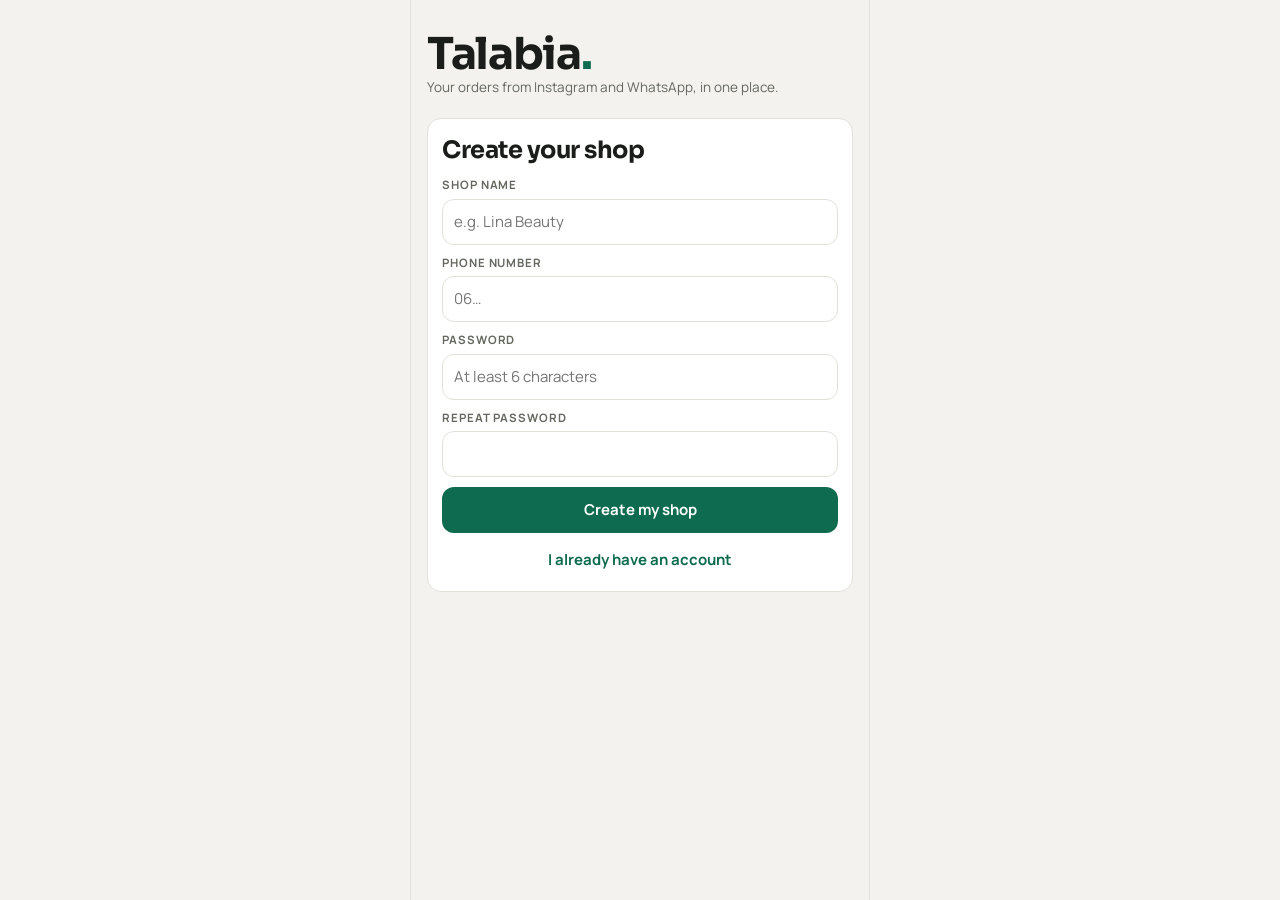
<file: index.html>
<!doctype html>
<html lang="en">
<head>
<meta charset="utf-8">
<meta name="viewport" content="width=device-width,initial-scale=1,viewport-fit=cover">
<title>Talabia</title>
<meta name="theme-color" content="#0f6b4f">
<meta name="description" content="Orders from Instagram and WhatsApp, in one place.">
<link rel="manifest" href="manifest.json">
<link rel="icon" href="icons/icon-192.png">
<link rel="apple-touch-icon" href="icons/apple-touch-icon.png">
<meta name="apple-mobile-web-app-capable" content="yes">
<meta name="mobile-web-app-capable" content="yes">
<meta name="apple-mobile-web-app-title" content="Talabia">
<meta name="apple-mobile-web-app-status-bar-style" content="default">
<style>:root{padding-top:env(safe-area-inset-top,0px);padding-bottom:env(safe-area-inset-bottom,0px)}body{margin:0;font:14px system-ui,sans-serif}img{max-width:100%}[hidden]{display:none!important}</style>
<link rel="stylesheet" href="https://fonts.googleapis.com/css2?family=Sora:wght@600;700&family=Manrope:wght@400;500;600;700&display=swap">
<style>
/* Layout: phone-width column, sticky header, fixed bottom tabs; a seller's order book in the pocket. */
:root{
  --bg:#f3f2ee; --surface:#ffffff; --ink:#1b1d1a; --muted:#64685f; --line:#e2e1da;
  --accent:#0f6b4f; --accent-ink:#ffffff; --accent-soft:#dcefe6;
  --amber:#b7791f; --amber-soft:#fbefd6; --red:#c2412d; --red-soft:#f9e1dc; --blue:#2f5fa8; --blue-soft:#e1e9f6;
  --ig:#b03a7a; --ig-soft:#f6e0ec; --wa:#1d8a4e; --wa-soft:#dbf1e3; --ai:#6b4fd1; --ai-soft:#ebe6fb;
  --display:"Sora",ui-sans-serif,system-ui,sans-serif; --body:"Manrope",ui-sans-serif,system-ui,sans-serif;
}
@media (prefers-color-scheme: dark){:root:not([data-theme="light"]){
  --bg:#111311; --surface:#1b1e1b; --ink:#eef0ea; --muted:#a2a79b; --line:#2d312c;
  --accent:#4cc79b; --accent-ink:#0d1a14; --accent-soft:#163428;
  --amber:#e8b55a; --amber-soft:#3a2e15; --red:#f0826e; --red-soft:#3d1d17; --blue:#8bb0ee; --blue-soft:#1b2840;
  --ig:#ee8fc0; --ig-soft:#3a1d2d; --wa:#5fd394; --wa-soft:#15331f; --ai:#b4a2ff; --ai-soft:#2a2347; color-scheme:dark}}
:root[data-theme="dark"]{
  --bg:#111311; --surface:#1b1e1b; --ink:#eef0ea; --muted:#a2a79b; --line:#2d312c;
  --accent:#4cc79b; --accent-ink:#0d1a14; --accent-soft:#163428;
  --amber:#e8b55a; --amber-soft:#3a2e15; --red:#f0826e; --red-soft:#3d1d17; --blue:#8bb0ee; --blue-soft:#1b2840;
  --ig:#ee8fc0; --ig-soft:#3a1d2d; --wa:#5fd394; --wa-soft:#15331f; --ai:#b4a2ff; --ai-soft:#2a2347; color-scheme:dark}
html,body{height:100%}
body{background:var(--bg);color:var(--ink);font-family:var(--body);font-size:15px;line-height:1.45}
body::before{content:"";position:fixed;inset:0 0 auto;height:env(safe-area-inset-top,0px);z-index:10;background:var(--surface)}
*{box-sizing:border-box}
button,input,textarea,select{font:inherit;color:inherit}
button{cursor:pointer}
:focus-visible{outline:2px solid var(--accent);outline-offset:2px}
.app{max-width:460px;margin:0 auto;min-height:100%}
@media(min-width:520px){.app{border-left:1px solid var(--line);border-right:1px solid var(--line)}}
.wrap{padding-left:max(16px,env(safe-area-inset-left,0px));padding-right:max(16px,env(safe-area-inset-right,0px))}
.proto{font-size:12px;color:var(--muted);background:var(--amber-soft);padding-block:7px;display:flex;justify-content:space-between;gap:10px}
.proto button{background:none;border:0;text-decoration:underline;font-size:12px;padding:0}
header{position:sticky;top:env(safe-area-inset-top,0px);z-index:5;background:var(--surface);border-bottom:1px solid var(--line);padding-block:12px;display:flex;justify-content:space-between;align-items:center;gap:10px}
.brand{font-family:var(--display);font-weight:700;font-size:22px;letter-spacing:-.02em}
.brand i{font-style:normal;color:var(--accent)}
.shopbtn{display:flex;align-items:center;gap:8px;background:var(--bg);border:1px solid var(--line);border-radius:999px;padding:5px 10px 5px 5px;font-size:13px;font-weight:600;min-width:0}
.shopbtn .av{width:24px;height:24px;border-radius:50%;background:var(--accent);color:var(--accent-ink);display:grid;place-items:center;font-size:11px;flex:none}
main{padding-block:16px 96px;display:flex;flex-direction:column;gap:16px}
h1,h2{font-family:var(--display);margin:0;text-wrap:balance}
h1{font-size:24px;letter-spacing:-.02em}
h2{font-size:16px}
.label{font-size:11.5px;text-transform:uppercase;letter-spacing:.08em;color:var(--muted);font-weight:700}
.sub{color:var(--muted);margin:2px 0 0;font-size:13.5px}
.kpis{display:grid;grid-template-columns:1fr 1fr;gap:10px}
.kpi{background:var(--surface);border:1px solid var(--line);border-radius:14px;padding:12px 14px;text-align:left}
.kpi strong{display:block;font-family:var(--display);font-size:24px;font-variant-numeric:tabular-nums}
.kpi span{font-size:12.5px;color:var(--muted)}
.kpi.warn strong{color:var(--red)}
.kpi.big{grid-column:1/-1;background:var(--accent);border-color:var(--accent);color:var(--accent-ink);width:100%}
.kpi.big span{color:var(--accent-ink);opacity:.85}
.kpi.big strong{font-size:32px}
.todo{background:var(--surface);border:1px solid var(--line);border-radius:14px;overflow:hidden}
.todo button{display:flex;justify-content:space-between;align-items:center;width:100%;background:none;border:0;border-top:1px solid var(--line);padding:12px 14px;text-align:left;gap:10px}
.todo button:first-child{border-top:0}
.count{font-family:var(--display);font-weight:700;font-variant-numeric:tabular-nums;border-radius:8px;padding:2px 9px;font-size:14px}
.chips{display:flex;gap:6px;overflow-x:auto;scrollbar-width:none}
.chip{border:1px solid var(--line);background:var(--surface);border-radius:999px;padding:6px 12px;font-size:13px;white-space:nowrap}
.chip[aria-pressed="true"]{background:var(--ink);color:var(--surface);border-color:var(--ink)}
.list{display:flex;flex-direction:column;gap:8px}
.order{background:var(--surface);border:1px solid var(--line);border-radius:14px;padding:12px 14px;display:grid;grid-template-columns:1fr auto;gap:4px 10px;text-align:left;width:100%}
.order b{font-size:15px}
.order .price{font-family:var(--display);font-weight:700;font-variant-numeric:tabular-nums;text-align:right}
.order .info{font-size:13px;color:var(--muted);min-width:0}
.pill{font-size:11.5px;font-weight:700;padding:3px 8px;border-radius:6px;justify-self:end;white-space:nowrap}
.s-new{background:var(--blue-soft);color:var(--blue)}
.s-confirmed,.s-shipped,.s-low{background:var(--amber-soft);color:var(--amber)}
.s-delivered,.s-paid,.s-ok{background:var(--accent-soft);color:var(--accent)}
.s-refused,.s-out{background:var(--red-soft);color:var(--red)}
.src{font-size:11px;font-weight:700;padding:2px 7px;border-radius:6px}
.src.ig{background:var(--ig-soft);color:var(--ig)}
.src.wa{background:var(--wa-soft);color:var(--wa)}
.flag{color:var(--red);font-weight:700;font-size:12px}
.card{background:var(--surface);border:1px solid var(--line);border-radius:14px;padding:14px;display:flex;flex-direction:column;gap:10px}
.btn{background:var(--accent);color:var(--accent-ink);border:0;border-radius:12px;padding:12px 14px;font-weight:700;text-decoration:none;text-align:center;display:block;width:100%}
.btn.ghost{background:var(--surface);color:var(--ink);border:1px solid var(--line)}
.btn.red{background:var(--red-soft);color:var(--red)}
.btn.wa{background:var(--wa);color:#fff}
.btn.ig{background:var(--ig);color:#fff}
.btn.ai{background:var(--ai);color:#fff}
.btn.link{background:none;color:var(--accent);padding:6px;width:auto}
.btn.sm{padding:7px 10px;font-size:13px;width:auto}
.btn:disabled{opacity:.5;cursor:not-allowed}
.row2{display:grid;grid-template-columns:1fr 1fr;gap:8px}
.row3{display:grid;grid-template-columns:2fr 1fr;gap:8px}
.field{display:flex;flex-direction:column;gap:5px;min-width:0}
input,textarea,select{width:100%;background:var(--surface);border:1px solid var(--line);border-radius:12px;padding:11px;font-size:15px;transition:background .3s,border-color .3s}
input.auto,select.auto,textarea.auto{background:var(--ai-soft);border-color:var(--ai)}
textarea{min-height:80px;resize:vertical}
.warnbox{background:var(--red-soft);color:var(--red);border-radius:12px;padding:10px 12px;font-weight:600;font-size:13.5px}
.okbox{background:var(--accent-soft);color:var(--accent);border-radius:12px;padding:10px 12px;font-weight:600;font-size:13.5px}
.aibox{background:var(--ai-soft);color:var(--ai);border-radius:12px;padding:10px 12px;font-weight:600;font-size:13.5px}
.steps{display:flex;gap:4px}
.steps span{flex:1;height:5px;border-radius:3px;background:var(--line)}
.steps span.on{background:var(--accent)}
.steps span.bad{background:var(--red)}
.msg{background:var(--accent-soft);border-radius:12px 12px 12px 4px;padding:10px 12px;font-size:14px;white-space:pre-wrap}
.msg.in{background:var(--bg);border:1px solid var(--line);border-radius:12px 12px 4px 12px}
.back{background:none;border:0;padding:0;color:var(--accent);font-weight:700;align-self:flex-start}
.carrier{display:grid;grid-template-columns:1fr auto;gap:2px 10px;align-items:center}
.carrier strong{font-family:var(--display);font-size:20px;font-variant-numeric:tabular-nums}
.hint{font-size:12.5px;color:var(--muted)}
.empty{color:var(--muted);text-align:center;padding:20px;border:1px dashed var(--line);border-radius:14px;display:flex;flex-direction:column;gap:10px;align-items:center}
.dm{background:var(--surface);border:1px solid var(--line);border-radius:14px;padding:12px 14px;display:flex;flex-direction:column;gap:6px}
.dm .top{display:flex;gap:8px;align-items:center;font-size:13px;color:var(--muted);flex-wrap:wrap}
.dm .top b{color:var(--ink)}
.dm p{margin:0}
.dm.done{opacity:.6}
.conn{display:grid;grid-template-columns:auto 1fr;gap:4px 12px;align-items:center}
.conn .logo{width:42px;height:42px;border-radius:12px;display:grid;place-items:center;font-family:var(--display);font-weight:700;grid-row:span 2}
.conn .logo.ig{background:var(--ig-soft);color:var(--ig)}
.conn .logo.wa{background:var(--wa-soft);color:var(--wa)}
.conn .st{font-size:13px;color:var(--muted)}
.conn .st.on{color:var(--accent);font-weight:700}
.sim{border:2px dashed var(--line);border-radius:14px;padding:14px;display:flex;flex-direction:column;gap:10px;background:var(--bg)}
.sim ul{margin:0;padding-left:18px;font-size:14px}
.prod{display:grid;grid-template-columns:1fr auto;gap:6px 10px;align-items:center}
.prod .pname{font-weight:700}
.prod .pprice{font-family:var(--display);font-weight:700;font-variant-numeric:tabular-nums}
.prod .kw{font-size:12px;color:var(--muted);grid-column:1/-1}
.stockrow{grid-column:1/-1;display:flex;align-items:center;gap:8px;justify-content:space-between}
.stepper{display:flex;align-items:center;gap:6px}
.stepper button{width:34px;height:34px;border-radius:10px;border:1px solid var(--line);background:var(--surface);font-weight:700;font-size:17px}
.stepper span{min-width:34px;text-align:center;font-family:var(--display);font-weight:700;font-variant-numeric:tabular-nums}
.total{display:flex;justify-content:space-between;align-items:baseline;font-family:var(--display);font-weight:700}
.total strong{font-size:22px;font-variant-numeric:tabular-nums}
/* login */
.login{min-height:100%;display:flex;flex-direction:column;justify-content:center;gap:20px;padding-block:32px}
.login .logo{font-family:var(--display);font-weight:700;font-size:44px;letter-spacing:-.03em;line-height:1}
.login .logo i{font-style:normal;color:var(--accent)}
.demo{background:var(--amber-soft);border-radius:14px;padding:12px 14px;font-size:14px;display:flex;flex-direction:column;gap:6px}
.demo code{font-family:ui-monospace,Menlo,monospace;font-weight:700;background:var(--surface);padding:2px 6px;border-radius:6px}
.err{color:var(--red);font-size:13.5px;font-weight:600}
nav{position:fixed;bottom:0;left:0;right:0;background:var(--surface);border-top:1px solid var(--line);padding-bottom:env(safe-area-inset-bottom,0px);z-index:6}
nav .in{max-width:460px;margin:0 auto;display:grid;grid-template-columns:repeat(5,1fr);padding-left:max(8px,env(safe-area-inset-left,0px));padding-right:max(8px,env(safe-area-inset-right,0px))}
nav button{background:none;border:0;padding:9px 0 10px;display:flex;flex-direction:column;align-items:center;gap:3px;font-size:11px;color:var(--muted);position:relative}
nav svg{width:22px;height:22px}
nav button[aria-current="page"]{color:var(--accent);font-weight:700}
nav .add .pb{width:44px;height:44px;border-radius:14px;background:var(--accent);color:var(--accent-ink);display:grid;place-items:center;margin-top:-18px}
nav .dot{position:absolute;top:6px;left:calc(50% + 6px);min-width:16px;height:16px;border-radius:8px;background:var(--red);color:#fff;font-size:10px;font-weight:700;display:grid;place-items:center;padding:0 4px}
.toast{position:fixed;left:50%;bottom:calc(84px + env(safe-area-inset-bottom,0px));transform:translateX(-50%);background:var(--ink);color:var(--surface);padding:10px 16px;border-radius:12px;font-size:14px;z-index:20;max-width:calc(100% - 32px)}
@media (prefers-reduced-motion:reduce){*{transition:none!important}}
</style>
</head>
<body>
<div class="app" id="app"></div>
<nav aria-label="Main" id="nav" hidden><div class="in">
  <button type="button" data-tab="today"><svg viewBox="0 0 24 24" fill="none" stroke="currentColor" stroke-width="2"><path d="M3 11l9-7 9 7v9a1 1 0 0 1-1 1H4a1 1 0 0 1-1-1z"/></svg>Today</button>
  <button type="button" data-tab="orders"><svg viewBox="0 0 24 24" fill="none" stroke="currentColor" stroke-width="2"><rect x="5" y="3" width="14" height="18" rx="2"/><path d="M9 8h6M9 12h6M9 16h4"/></svg>Orders</button>
  <button type="button" data-tab="add" class="add"><span class="pb"><svg viewBox="0 0 24 24" fill="none" stroke="currentColor" stroke-width="2.5"><path d="M12 5v14M5 12h14"/></svg></span>New</button>
  <button type="button" data-tab="products"><svg viewBox="0 0 24 24" fill="none" stroke="currentColor" stroke-width="2"><path d="M3 7l9-4 9 4-9 4zM3 7v10l9 4 9-4V7M12 11v10"/></svg>Products<span class="dot" id="stockDot" hidden></span></button>
  <button type="button" data-tab="cash"><svg viewBox="0 0 24 24" fill="none" stroke="currentColor" stroke-width="2"><rect x="2" y="6" width="20" height="12" rx="2"/><circle cx="12" cy="12" r="3"/></svg>Cash</button>
</div></nav>
<div class="toast" id="toast" hidden></div>

<script>
(function(){
const STATUSES=["new","confirmed","shipped","delivered","paid"];
const LABEL={new:"To confirm",confirmed:"Confirmed",shipped:"Shipped",delivered:"Delivered",paid:"Paid",refused:"Refused"};
const CARRIERS=["Ozon Express","Sendit","Amana"];
const SHIP=30,LOW=5,D=86400000,MIN=60000,now=Date.now();

/* ---------- built-in knowledge for the backup filler ---------- */
const NAMES=("Mohamed Mohammed Ahmed Youssef Yassine Amine Omar Hamza Mehdi Karim Rachid Said Hassan Hicham Khalid Abdelali Abdellah Abderrahim Abdelkader Adil Anas Ayoub Bilal Brahim Driss Ilyas Imad Ismail Jamal Mustapha Mourad Nabil Noureddine Othmane Reda Saad Samir Soufiane Tarik Walid Zakaria Younes Achraf Badr Hakim Ali Aziz Fouad Hamid Larbi Mounir Nordine Rida Taha Yahya Zouhair Ilias Marouane Ayman Aymane Hatim Salah Jawad "+
 "Fatima Fatimazahra Khadija Aicha Aïcha Meryem Maryam Salma Sara Sarah Sanaa Hajar Imane Ikram Houda Nadia Najat Naima Hanane Hind Zineb Zahra Latifa Loubna Kenza Karima Asmae Asmaa Amal Aya Nora Nour Rim Ghita Ghizlane Siham Soukaina Wiam Yasmine Yousra Chaimae Chaima Dounia Fadwa Btissam Ibtissam Laila Leila Malika Rachida Samira Souad Wafae Oumaima Rania Manal Mouna Lamia Nisrine Safae Sofia Ines Inès Hiba Douae Lina Rajae Bouchra Halima Jamila Mariam Nawal Sabrina Zakia Khaoula Fatiha Mina Hasna Hayat").split(/\s+/);
const NAMESET=new Set(NAMES.map(n=>norm(n)));
const CITIES=[["Casablanca","casablanca|casa|dar bouazza|ain sebaa|maarif|sidi maarouf|hay hassani|bernoussi"],["Rabat","rabat|agdal|hay riad"],["Salé","sale"],["Témara","temara"],["Kénitra","kenitra"],["Tanger","tanger|tangier|tanja"],["Tétouan","tetouan|tetuan|titwan"],["Fès","fes|fez|fas"],["Meknès","meknes|mknas"],["Marrakech","marrakech|marrakesh|mrakch"],["Agadir","agadir"],["Oujda","oujda"],["Nador","nador"],["El Jadida","el jadida|jdida"],["Safi","safi|asfi"],["Essaouira","essaouira|souira"],["Béni Mellal","beni mellal"],["Khouribga","khouribga"],["Settat","settat"],["Mohammedia","mohammedia|mohamedia"],["Larache","larache"],["Taza","taza"],["Errachidia","errachidia"],["Ouarzazate","ouarzazate"],["Laâyoune","laayoune|layoune"],["Dakhla","dakhla"],["Tiznit","tiznit"],["Berrechid","berrechid"],["Khémisset","khemisset"],["Al Hoceima","al hoceima|hoceima"],["Ifrane","ifrane"],["Taroudant","taroudant"],["Guelmim","guelmim"]];
const ADDR=/\b(rue|zanqa|znqa|av|ave|avenue|bd|boulevard|hay|7ay|derb|quartier|qartier|residence|res|résidence|lot|lotissement|imm|immeuble|n°|no|numero|numéro|appt|appartement|etage|étage|douar|cite|cité|secteur|bloc|villa|jnane)\b/i;
const QTYW={joj:2,jouj:2,zouj:2,zoj:2,deux:2,two:2,tlata:3,tlat:3,trois:3,three:3,rb3a:4,quatre:4,four:4};
function norm(s){return String(s||"").normalize("NFD").replace(/[̀-ͯ]/g,"").toLowerCase()}
const cap=s=>s.replace(/(^|[\s-])([a-zà-ÿ])/g,(m,a,b)=>a+b.toUpperCase());

function seed(){return{user:null,accounts:[],shops:{}};}
function newShop(){return{products:[],orders:[],next:1}}
const KEY="talabia-app-v1";
let S;try{S=JSON.parse(localStorage.getItem(KEY))}catch(e){}
if(!S||!S.shops||!S.accounts)S=seed();
if(S.user&&!S.shops[S.user])S.user=null;
const SH_=()=>S.shops[S.user];
const save=()=>{try{localStorage.setItem(KEY,JSON.stringify(S))}catch(e){}};
const esc=s=>String(s??"").replace(/[&<>"']/g,c=>({"&":"&amp;","<":"&lt;",">":"&gt;",'"':"&quot;","'":"&#39;"}[c]));
const dh=n=>(+n||0).toLocaleString("fr-MA")+" DH";
const ago=t=>{const d=Date.now()-t;return d<60*MIN?Math.max(1,Math.round(d/MIN))+" min":d<D?Math.round(d/3600000)+" h":Math.round(d/D)+" d"};
const toast=m=>{const t=document.getElementById("toast");t.textContent=m;t.hidden=false;clearTimeout(toast.k);toast.k=setTimeout(()=>t.hidden=true,2800)};
const refusedBefore=o=>SH_().orders.filter(x=>x.phone===o.phone&&x.id!==o.id&&x.status==="refused").length;
const shop=()=>(S.accounts.find(a=>a.phone===S.user)||{}).shop||"My shop";
const prod=id=>SH_().products.find(p=>p.id===id);
const stockCls=p=>p.stock<=0?"out":p.stock<LOW?"low":"ok";
const stockTxt=p=>p.stock<=0?"Out of stock":p.stock<LOW?`Only ${p.stock} left`:`${p.stock} in stock`;
let route={tab:"today"},filter="all",authMode=S.accounts.length?"login":"signup",editProd=null,priceTouched=false,newSrc="ig";
const app=document.getElementById("app"),nav=document.getElementById("nav");
const go=r=>{route=r;render();scrollTo(0,0)};

/* ---------- smart fill: names list, cities, address words, catalog keywords (free, runs on the phone) ---------- */
function ruleParse(txt){
 const raw=String(txt||""),n=norm(raw);
 let phone=(raw.replace(/\+\s*212\s*/g,"0").match(/0[5-7](?:[\s.-]?\d){8}/)||[""])[0].replace(/\D/g,"");
 let city="";for(const [c,re] of CITIES){if(new RegExp("\\b("+re+")\\b").test(n)){city=c;break}}
 // name: after a cue word, else first token found in the names list (+ following capitalised word as surname)
 let name="";
 const cue=raw.match(/(?:smiti|smiyti|ana|je suis|je m'appelle|moi c'est|nom\s*:|name\s*:|my name is|اسمي)\s+([A-Za-zÀ-ÿ'-]+(?:\s+(?:El|Al|Ben|Ait|Aït)?\s*[A-ZÀ-Ý][A-Za-zÀ-ÿ'-]+)?)/i);
 if(cue)name=cue[1];
 else{const toks=raw.split(/[\s,.;:!?]+/);
  for(let i=0;i<toks.length;i++){const t=toks[i];
   if(NAMESET.has(norm(t))){name=t;
    if(norm(t)==="fatima"&&/^zahra$/i.test(toks[i+1]||"")){name+=" "+toks[i+1];i++}
    let j=i+1;const parts=[];
    while(j<toks.length&&parts.length<2){const w=toks[j];
     if(/^(el|al|ben|ait|aït)$/i.test(w)){parts.push(w);j++;continue}
     if(/^[A-ZÀ-Ý][a-zà-ÿ'-]{2,}$/.test(w)&&!CITIES.some(([c,re])=>new RegExp("^("+re+")$").test(norm(w)))&&!ADDR.test(w)){parts.push(w)}break}
    if(parts.length&&!/^(el|al|ben|ait|aït)$/i.test(parts[parts.length-1]))name+=" "+parts.join(" ");
    break}}}
 name=name?cap(name.toLowerCase()):"";
 // address: comma-separated parts that contain address words, minus phone and city words
 const segs=raw.split(/[,\n;]+/).map(s=>s.trim()).filter(Boolean);
 let address=segs.filter(s=>ADDR.test(norm(s))&&!/0[5-7](?:[\s.-]?\d){8}/.test(s)).map(s=>{
   let x=s;
   if(/\b(salam|slm|bghit|bonjour|bonsoir|je voudrais|je veux|wach|3afak|svp|merci)\b/i.test(norm(x))){const m=x.match(ADDR);if(m)x=x.slice(m.index)}
   if(city){for(const [c,re] of CITIES)if(c===city)x=x.replace(new RegExp("\\b("+re+")\\b","ig"),"")}
   if(name)x=x.replace(new RegExp(name.split(" ")[0],"i"),"");
   return x.replace(/^(ana|smiti|tel|tél)\b/i,"").replace(/\s{2,}/g," ").trim()}).filter(s=>s.length>2).join(", ");
 // product: catalog keyword with most hits
 let best=null,score=0;
 for(const p of SH_().products){let sc=0;for(const k of (p.kw+","+p.name).split(",").map(x=>norm(x.trim())).filter(Boolean)){if(n.includes(k))sc+=k.length}if(sc>score){score=sc;best=p}}
 // quantity
 let qty=1;const qm=n.match(/(?:x\s*(\d{1,2})|(\d{1,2})\s*(?:x|pieces|pcs|pièces|7abat|hbat|unites)\b)/);
 if(qm)qty=+(qm[1]||qm[2]);else for(const [w,q] of Object.entries(QTYW))if(new RegExp("\\b"+w+"\\b").test(n)){qty=q;break}
 return{name,phone,city,address,productId:best?best.id:"",qty:Math.max(1,Math.min(qty,50))};
}
function smartParse(txt){return{data:ruleParse(txt)}}

/* ---------- login ---------- */
function vLogin(err){
 const signup=authMode==="signup";
 return `<div class="login wrap">
  <div><div class="logo">Talabia<i>.</i></div><p class="sub">Your orders from Instagram and WhatsApp, in one place.</p></div>
  <form id="authForm" class="card" novalidate>
   <h1>${signup?"Create your shop":"Log in"}</h1>
   ${signup?`<div class="field"><label class="label" for="aShop">Shop name</label><input id="aShop" placeholder="e.g. Lina Beauty" autocomplete="organization"></div>`:""}
   <div class="field"><label class="label" for="aPhone">Phone number</label><input id="aPhone" inputmode="tel" placeholder="06…" autocomplete="tel"></div>
   <div class="field"><label class="label" for="aPass">Password</label><input id="aPass" type="password" autocomplete="${signup?"new-password":"current-password"}" placeholder="${signup?"At least 6 characters":""}"></div>
   ${signup?`<div class="field"><label class="label" for="aPass2">Repeat password</label><input id="aPass2" type="password" autocomplete="new-password"></div>`:""}
   ${err?`<div class="err">${esc(err)}</div>`:""}
   <button type="submit" class="btn">${signup?"Create my shop":"Log in"}</button>
   <button type="button" class="btn link" id="switchAuth">${signup?"I already have an account":"New seller? Create your shop"}</button>
  </form>
 </div>`}

/* ---------- views ---------- */
function orderRow(o){const r=refusedBefore(o);
 return `<button type="button" class="order" data-open="${o.id}"><b>${o.src?`<span class="src ${o.src}">${o.src==="ig"?"IG":"WA"}</span> `:""}${esc(o.name)} · ${esc(o.city)}</b><span class="price">${dh(o.price)}</span>
 <span class="info">${o.qty>1?o.qty+" × ":""}${esc(o.product)}${r&&o.status==="new"?` · <span class="flag">⚠ refused ${r}× before</span>`:""}</span><span class="pill s-${o.status}">${LABEL[o.status]}</span></button>`}

function vToday(){
 const o=SH_().orders,c=s=>o.filter(x=>x.status===s).length;
 const owed=o.filter(x=>x.status==="delivered").reduce((a,x)=>a+x.price,0);
 const closed=o.filter(x=>["delivered","paid","refused"].includes(x.status));
 const rate=closed.length?Math.round(100*c("refused")/closed.length):0;
 const lowP=SH_().products.filter(p=>p.stock<LOW).length;
 const np=SH_().products.length,no=SH_().orders.length;
 if(!np||!no)return `<div><h1>Welcome to ${esc(shop())} 👋</h1><p class="sub">Two steps to get started.</p></div>
  <div class="card"><div class="label">Step 1</div><h2>Add your products</h2><p class="hint" style="margin:0">Name, price and how many you have in stock.</p>
   ${np?`<div class="okbox">✓ ${np} product${np>1?"s":""} added</div>`:`<button type="button" class="btn" data-tab="products">Add my first product</button>`}</div>
  <div class="card"><div class="label">Step 2</div><h2>Create your first order</h2><p class="hint" style="margin:0">Copy a customer's message from Instagram or WhatsApp, paste it, and Smart fill does the rest.</p>
   <button type="button" class="btn ${np?"":"ghost"}" data-tab="add" ${np?"":"disabled"}>Create an order</button></div>`;
 return `<div><h1>Salam 👋</h1><p class="sub">Here's what needs you today at ${esc(shop())}.</p></div>
 <button type="button" class="btn" data-tab="add">+ New order from a message</button>
 <div class="kpis"><button type="button" class="kpi big" data-tab="cash"><span>Delivery companies owe you · see details →</span><strong>${dh(owed)}</strong></button>
  <div class="kpi warn"><span>Refusal rate</span><strong>${rate}%</strong></div>
  <div class="kpi warn"><span>Lost on refused shipping</span><strong>${dh(c("refused")*SHIP)}</strong></div></div>
 <div class="label">To do</div>
 <div class="todo">
  <button type="button" data-filter-go="new"><span>Orders to confirm</span><span class="count s-new">${c("new")}</span></button>
  <button type="button" data-filter-go="confirmed"><span>Confirmed, ready to ship</span><span class="count s-confirmed">${c("confirmed")}</span></button>
  <button type="button" data-filter-go="shipped"><span>Out with the delivery company</span><span class="count s-shipped">${c("shipped")}</span></button>
  <button type="button" data-tab="products"><span>Products low or out of stock</span><span class="count ${lowP?"s-out":"s-ok"}">${lowP}</span></button>
 </div>`}

function vOrders(){
 const f=["all","new","confirmed","shipped","delivered","refused","paid"];
 let l=[...SH_().orders].sort((a,b)=>b.t-a.t);if(filter!=="all")l=l.filter(o=>o.status===filter);
 return `<h1>Orders</h1><div class="chips">${f.map(k=>`<button type="button" class="chip" data-filter="${k}" aria-pressed="${filter===k}">${k==="all"?"All":LABEL[k]}</button>`).join("")}</div>
 <div class="list">${l.length?l.map(orderRow).join(""):`<div class="empty">${SH_().orders.length?"No orders with this status.":"No orders yet. Tap + to add your first one."}</div>`}</div>`}

function confirmMsg(o){return `Salam ${o.name.split(" ")[0]} 🌸\nMerci 3la la commande dyalek m3a ${shop()}:\n• ${o.qty>1?o.qty+" × ":""}${o.product}\n• Total: ${o.price} DH (paiement à la livraison)\n• Adresse: ${o.address?o.address+", ":""}${o.city}\n\nWach n2akdo la commande? Jawbi b "Oui" 🙏`}

function vDetail(){
 const o=SH_().orders.find(x=>x.id===route.id);if(!o)return vOrders();
 const r=refusedBefore(o),idx=STATUSES.indexOf(o.status);
 const wa="https://wa.me/212"+o.phone.slice(1)+"?text="+encodeURIComponent(confirmMsg(o));
 const nextS=STATUSES[idx+1];
 const nextLabel={confirmed:"Customer confirmed",shipped:"Mark as shipped",delivered:"Mark as delivered",paid:"Cash received from carrier"}[nextS];
 let confirmBlock="";
 if(o.status==="new"){
  confirmBlock=`<div class="card"><div class="label">Confirmation message (Darija)</div><div class="msg" id="cmsg">${esc(confirmMsg(o))}</div>
   <a class="btn wa" href="${wa}" target="_blank" rel="noopener">Send on WhatsApp</a>
   <div class="row2"><button type="button" class="btn ghost" data-copy="${o.id}">Copy message</button><a class="btn ig" href="https://www.instagram.com/direct/inbox/" target="_blank" rel="noopener">Open Instagram</a></div>
   <p class="hint" style="margin:0">${o.src==="ig"?"This customer came from Instagram: copy the message, open Instagram and paste it in their chat.":"WhatsApp opens with the message ready, you just press send."} When they answer "Oui", tap <b>Customer confirmed</b>.</p></div>`;
 }
 return `<button type="button" class="back" data-tab="orders">← Orders</button>
 <div class="card"><div style="display:flex;justify-content:space-between;gap:10px"><div style="min-width:0"><h1>${esc(o.name)}</h1><p class="sub">${esc(o.phone)} · #${o.id}${o.src?` · from ${o.src==="ig"?"Instagram":"WhatsApp"}`:""}</p></div><span class="pill s-${o.status}" style="align-self:flex-start">${LABEL[o.status]}</span></div>
  <div class="steps" aria-label="Progress">${STATUSES.map((s,i)=>`<span class="${o.status==="refused"?(i<3?"on":"bad"):(i<=idx?"on":"")}"></span>`).join("")}</div>
  <div><div class="label">Delivery address</div><div>${esc(o.address||"—")}<br><b>${esc(o.city)}</b></div></div>
  <div style="display:flex;justify-content:space-between;gap:10px"><span>${o.qty>1?o.qty+" × ":""}${esc(o.product)}</span><b>${dh(o.price)}</b></div>
  <div class="hint">Carrier: ${esc(o.carrier)}</div>
  ${r?`<div class="warnbox">⚠ This number refused ${r} order${r>1?"s":""} before. Confirm carefully or ask for a deposit.</div>`:""}
 </div>
 ${confirmBlock}
 ${nextS&&o.status!=="refused"?`<button type="button" class="btn ${o.status==="new"?"ghost":""}" data-advance="${o.id}">${nextLabel}</button>`:""}
 ${["new","confirmed","shipped"].includes(o.status)?`<button type="button" class="btn red" data-refuse="${o.id}">${o.status==="shipped"?"Customer refused delivery":"Customer cancelled"}</button>`:""}`}

function vAdd(){
 if(!SH_().products.length)return `<h1>New order</h1><div class="empty"><b>Add a product first</b><span>Smart fill needs your products to recognise them and set the price.</span><button type="button" class="btn" data-tab="products" style="width:auto">Add a product</button></div>`;
 return `<h1>New order</h1>
 <div class="card">
  <div class="field"><span class="label">Where did the order come from?</span><div class="chips" id="srcPick">${[["ig","Instagram"],["wa","WhatsApp"],["other","Other"]].map(([k,l])=>`<button type="button" class="chip" data-src="${k}" aria-pressed="${newSrc===k}">${l}</button>`).join("")}</div></div>
  <div class="field"><label class="label" for="paste">Customer's message</label>
   <textarea id="paste" placeholder="Paste a DM: Salam bghit joj argan serum, ana Houda, Tetouan hay Lmandri n°7, 0661234567"></textarea></div>
  <button type="button" class="btn ai" id="fill">✨ Smart fill</button>
  <div id="fillNote"></div>
  <p class="hint" style="margin:0">In Instagram or WhatsApp, long-press the customer's message, tap Copy, then paste it here.</p>
 </div>
 <div class="row2"><div class="field"><label class="label" for="fName">Customer name</label><input id="fName" autocomplete="off"></div>
 <div class="field"><label class="label" for="fPhone">Phone</label><input id="fPhone" inputmode="tel" placeholder="06…"></div></div>
 <div class="field"><label class="label" for="fCity">City</label><input id="fCity" list="cityList"><datalist id="cityList">${CITIES.map(([c])=>`<option value="${c}">`).join("")}</datalist></div>
 <div class="field"><label class="label" for="fAddress">Address</label><textarea id="fAddress" style="min-height:56px" placeholder="Neighborhood, street, building, apartment"></textarea></div>
 <div class="row3"><div class="field"><label class="label" for="fProduct">Product</label><select id="fProduct"><option value="">Choose a product…</option>${SH_().products.map(p=>`<option value="${p.id}">${esc(p.name)} · ${p.price} DH${p.stock<=0?" (out of stock)":""}</option>`).join("")}</select></div>
 <div class="field"><label class="label" for="fQty">Qty</label><input id="fQty" type="number" min="1" value="1" inputmode="numeric"></div></div>
 <div id="stockNote"></div>
 <div class="row2"><div class="field"><label class="label" for="fPrice">Total price (DH)</label><input id="fPrice" inputmode="numeric"></div>
 <div class="field"><label class="label" for="fCarrier">Delivery company</label><select id="fCarrier">${CARRIERS.map(c=>`<option>${c}</option>`).join("")}</select></div></div>
 <div id="dupWarn"></div>
 <button type="button" class="btn" id="saveOrder">Save order</button>`}

function vProducts(){
 const out=SH_().products.filter(p=>p.stock<=0).length,low=SH_().products.filter(p=>p.stock>0&&p.stock<LOW).length;
 const value=SH_().products.reduce((a,p)=>a+p.price*Math.max(0,p.stock),0);
 return `<div><h1>Products</h1><p class="sub">Your catalog. Smart fill uses these names and words to recognise products and set the price.</p></div>
 <div class="kpis"><div class="kpi"><span>Stock value</span><strong>${dh(value)}</strong></div><div class="kpi ${out||low?"warn":""}"><span>Low or out of stock</span><strong>${out+low}</strong></div></div>
 ${SH_().products.length?"":`<div class="empty">No products yet. Add the first one below.</div>`}
 <div class="list">${SH_().products.map(p=>editProd===p.id?prodForm(p):`<div class="card prod"><span class="pname">${esc(p.name)}</span><span class="pprice">${dh(p.price)}</span>
  ${p.kw?`<span class="kw">Customers say: ${esc(p.kw)}</span>`:""}
  <div class="stockrow"><span class="pill s-${stockCls(p)}">${stockTxt(p)}</span>
   <div class="stepper"><button type="button" data-stock="${p.id}" data-d="-1" aria-label="Remove one">−</button><span>${p.stock}</span><button type="button" data-stock="${p.id}" data-d="1" aria-label="Add one">+</button><button type="button" class="btn ghost sm" data-edit="${p.id}">Edit</button></div></div></div>`).join("")}</div>
 ${editProd==="new"||!SH_().products.length?prodForm(null):`<button type="button" class="btn" data-edit="new">+ Add a product</button>`}`}
function prodForm(p){p=p||{name:"",price:"",stock:"",kw:""};const isNew=!p.id;
 return `<div class="card"><h2>${isNew?"New product":"Edit product"}</h2>
  <div class="field"><label class="label" for="pName">Product name</label><input id="pName" value="${esc(p.name)}" placeholder="e.g. Argan serum 30ml"></div>
  <div class="row2"><div class="field"><label class="label" for="pPrice">Price (DH)</label><input id="pPrice" inputmode="numeric" value="${esc(p.price)}"></div>
  <div class="field"><label class="label" for="pStock">In stock</label><input id="pStock" inputmode="numeric" value="${esc(p.stock)}"></div></div>
  <div class="field"><label class="label" for="pKw">Words customers use (optional)</label><input id="pKw" value="${esc(p.kw)}" placeholder="e.g. argan, sérum, zit argan"><span class="hint">Helps Smart fill find this product in Darija or French messages.</span></div>
  <div class="row2"><button type="button" class="btn ghost" id="pCancel">Cancel</button><button type="button" class="btn" id="pSave" data-id="${p.id||""}">Save</button></div>
  ${isNew?"":`<button type="button" class="btn link" style="color:var(--red)" id="pDelete" data-id="${p.id}">Delete product</button>`}</div>`}

function vCash(){
 const rows=CARRIERS.map(c=>{const d=SH_().orders.filter(o=>o.carrier===c&&o.status==="delivered");return{c,n:d.length,sum:d.reduce((a,o)=>a+o.price,0)}});
 const total=rows.reduce((a,r)=>a+r.sum,0),paid=SH_().orders.filter(o=>o.status==="paid").reduce((a,o)=>a+o.price,0);
 return `<div><h1>Cash</h1><p class="sub">Money collected by delivery companies that hasn't reached you yet.</p></div>
 <div class="kpis"><div class="kpi big"><span>Total owed to you</span><strong>${dh(total)}</strong></div>
 <div class="kpi"><span>Already received</span><strong>${dh(paid)}</strong></div>
 <div class="kpi"><span>Shipping per order</span><strong>${SHIP} DH</strong></div></div>
 <div class="list">${rows.map(r=>`<div class="card carrier"><div><b>${r.c}</b><div class="hint">${r.n} delivered order${r.n===1?"":"s"} unpaid</div></div><strong>${dh(r.sum)}</strong>
  ${r.n?`<button type="button" class="btn ghost" style="grid-column:1/-1" data-payout="${r.c}">Mark payout received</button>`:""}</div>`).join("")}</div>`}

let confirmDelete=false;
function vAccount(){
 return `<button type="button" class="back" data-tab="today">← Back</button>
 <div><h1>My account</h1><p class="sub">Free plan</p></div>
 <div class="card"><div class="label">Shop</div><div><b>${esc(shop())}</b><br><span class="hint">Phone: ${esc(S.user)}</span></div><button type="button" class="btn ghost" id="logout">Log out</button></div>
 <div class="card"><h2>How it works</h2>
  <ol style="margin:0;padding-left:18px;display:flex;flex-direction:column;gap:6px">
   <li>Add your products with price and stock.</li>
   <li>Copy the customer's message from Instagram or WhatsApp.</li>
   <li>Paste it in <b>New order</b> and tap <b>Smart fill</b>. Check the purple fields and save.</li>
   <li>Send the confirmation with one tap and move the order along until you're paid.</li>
  </ol></div>
 <div class="card"><h2>Your data</h2><p class="hint" style="margin:0">For now your shop is saved in this browser on this phone only. Clearing the browser data or switching phones will lose it.</p>
  ${confirmDelete?`<div class="warnbox">Delete all products and orders of ${esc(shop())}? This can't be undone.</div><div class="row2"><button type="button" class="btn ghost" id="delNo">Cancel</button><button type="button" class="btn red" id="delYes">Delete everything</button></div>`:`<button type="button" class="btn red" id="delAsk">Delete my shop data</button>`}</div>`}

/* ---------- render ---------- */
function render(){
 if(!S.user){nav.hidden=true;app.innerHTML=vLogin(route.err);route.err=null;return}
 nav.hidden=false;
 const views={today:vToday,orders:vOrders,add:vAdd,cash:vCash,detail:vDetail,account:vAccount,products:vProducts};
 const name=shop();
 app.innerHTML=`<header class="wrap"><div class="brand">Talabia<i>.</i></div><button type="button" class="shopbtn" data-tab="account"><span class="av">${esc(name.slice(0,1).toUpperCase())}</span>${esc(name)}</button></header>
 <main class="wrap" id="view">${views[route.tab]()}</main>`;
 document.querySelectorAll("nav button").forEach(b=>b.removeAttribute("aria-current"));
 const t={detail:"orders",account:"today"}[route.tab]||route.tab;
 document.querySelector(`nav button[data-tab="${t}"]`)?.setAttribute("aria-current","page");
 const low=SH_().products.filter(p=>p.stock<LOW).length,sd=document.getElementById("stockDot");sd.hidden=!low;sd.textContent=low;
 if(route.tab==="add")wireForm();
}

/* ---------- order form logic ---------- */
const $=id=>document.getElementById(id);
function wireForm(){
 priceTouched=false;
 $("fPhone").addEventListener("input",dupCheck);
 $("fProduct").addEventListener("change",()=>{priceTouched=false;recalc()});
 $("fQty").addEventListener("input",()=>{priceTouched=false;recalc()});
 $("fPrice").addEventListener("input",()=>{priceTouched=true});
 ["fName","fPhone","fCity","fAddress","fProduct","fQty","fPrice"].forEach(id=>$(id).addEventListener("input",()=>$(id).classList.remove("auto")));
}
function recalc(){
 const p=prod($("fProduct").value),q=Math.max(1,+$("fQty").value||1);
 if(p&&!priceTouched)$("fPrice").value=p.price*q;
 const n=$("stockNote");
 if(!p){n.innerHTML="";return}
 n.innerHTML=p.stock<=0?`<div class="warnbox">⚠ ${esc(p.name)} is out of stock. Restock it in Products or tell the customer.</div>`:
  q>p.stock?`<div class="warnbox">⚠ Only ${p.stock} ${esc(p.name)} left, the customer wants ${q}.</div>`:
  `<div class="hint">${p.price} DH each × ${q} · ${p.stock} in stock, ${p.stock-q} left after this order</div>`;
}
function dupCheck(){const p=$("fPhone").value.replace(/\D/g,"");const n=SH_().orders.filter(o=>o.phone===p&&o.status==="refused").length;
 $("dupWarn").innerHTML=n?`<div class="warnbox">⚠ This number refused ${n} order${n>1?"s":""} before.</div>`:""}
function runFill(){
 const txt=$("paste").value.trim();
 if(!txt){toast("Paste the customer's message first");return}
 const {data}=smartParse(txt);
 const set=(id,v)=>{if(v!==""&&v!=null){$(id).value=v;$(id).classList.add("auto")}};
 set("fName",data.name);set("fPhone",data.phone);set("fCity",data.city);set("fAddress",data.address);
 if(data.productId){$("fProduct").value=data.productId;$("fProduct").classList.add("auto")}
 set("fQty",data.qty);priceTouched=false;recalc();if(data.productId)$("fPrice").classList.add("auto");
 dupCheck();
 const missing=[["name","name"],["phone","phone"],["city","city"],["address","address"],["productId","product"]].filter(([k])=>!data[k]).map(([,l])=>l);
 $("fillNote").innerHTML=`<div class="aibox">✨ Filled automatically. Purple fields were filled automatically, check them before saving.${missing.length?` Not found: ${missing.join(", ")}.`:""}</div>`;
}

/* ---------- stock helpers ---------- */
function takeStock(o){const p=prod(o.productId);if(p){p.stock=Math.max(0,p.stock-o.qty)}}
function returnStock(o){const p=prod(o.productId);if(p)p.stock+=o.qty}

/* ---------- events ---------- */
document.addEventListener("submit",e=>{
 if(e.target.id!=="authForm")return;e.preventDefault();
 const phone=$("aPhone").value.replace(/\D/g,""),pass=$("aPass").value;
 if(authMode==="signup"){
  const shopN=$("aShop").value.trim();
  if(!shopN){route.err="Add your shop name.";render();return}
  if(phone.length!==10||!/^0[5-7]/.test(phone)){route.err="Enter a 10-digit phone number starting with 05, 06 or 07.";render();return}
  if(pass.length<6){route.err="Use a password of at least 6 characters.";render();return}
  if(pass!==$("aPass2").value){route.err="The two passwords don't match.";render();return}
  if(S.accounts.some(a=>a.phone===phone)){route.err="This number already has a shop. Log in instead.";authMode="login";render();return}
  S.accounts.push({phone,pass,shop:shopN});S.shops[phone]=newShop();S.user=phone;save();route={tab:"today"};render();toast("Your shop is ready");return}
 const acc=S.accounts.find(a=>a.phone===phone&&a.pass===pass);
 if(!acc){route.err="Wrong phone number or password.";render();return}
 if(!S.shops[phone])S.shops[phone]=newShop();
 S.user=phone;save();route={tab:"today"};render();toast("Welcome back");
});
document.addEventListener("click",e=>{
 const el=e.target.closest("button,a");if(!el)return;const d=el.dataset;
 if(el.id==="switchAuth"){authMode=authMode==="login"?"signup":"login";render();return}
 if(el.id==="delAsk"){confirmDelete=true;render();return}
 if(el.id==="delNo"){confirmDelete=false;render();return}
 if(el.id==="delYes"){S.shops[S.user]=newShop();confirmDelete=false;save();toast("Shop data deleted");go({tab:"today"});return}
 if(el.id==="logout"){S.user=null;confirmDelete=false;save();authMode="login";go({tab:"today"});return}
 if(d.tab){editProd=null;go({tab:d.tab});return}
 if(d.filterGo){filter=d.filterGo;go({tab:"orders"});return}
 if(d.filter){filter=d.filter;render();return}
 if(d.open){go({tab:"detail",id:+d.open});return}
 if(d.src){newSrc=d.src;document.querySelectorAll("#srcPick .chip").forEach(c=>c.setAttribute("aria-pressed",c.dataset.src===newSrc));return}
 if(d.copy){const o=SH_().orders.find(x=>x.id==d.copy),txt=confirmMsg(o);
   const fallback=()=>{const r=document.createRange();r.selectNodeContents(document.getElementById("cmsg"));const sel=getSelection();sel.removeAllRanges();sel.addRange(r);toast("Message selected, copy it from your phone menu")};
   try{navigator.clipboard.writeText(txt).then(()=>toast("Message copied. Paste it in Instagram."),fallback)}catch(err){fallback()}return}
 if(d.advance){const o=SH_().orders.find(x=>x.id==d.advance);o.status=STATUSES[STATUSES.indexOf(o.status)+1];save();toast(LABEL[o.status]);render();return}
 if(d.refuse){const o=SH_().orders.find(x=>x.id==d.refuse);const was=o.status==="shipped";o.status="refused";returnStock(o);save();toast((was?`Refused · ${SHIP} DH shipping lost`:"Cancelled · nothing lost")+` · ${o.qty} back in stock`);render();return}
 if(d.payout){SH_().orders.filter(o=>o.carrier===d.payout&&o.status==="delivered").forEach(o=>o.status="paid");save();toast(`${d.payout} payout recorded`);render();return}
 if(d.stock){const p=prod(d.stock);p.stock=Math.max(0,p.stock+(+d.d));save();render();return}
 if(d.edit){editProd=d.edit;render();return}
 if(el.id==="pCancel"){editProd=null;render();return}
 if(el.id==="pSave"){const name=$("pName").value.trim(),price=+$("pPrice").value,stock=Math.max(0,parseInt($("pStock").value)||0),kw=$("pKw").value.trim();
   if(!name||!(price>0)){toast("Add a name and a price");return}
   if(d.id){Object.assign(prod(d.id),{name,price,stock,kw})}else SH_().products.push({id:"p"+Date.now(),name,price,stock,kw});
   editProd=null;save();toast("Product saved");render();return}
 if(el.id==="pDelete"){SH_().products=SH_().products.filter(p=>p.id!==d.id);editProd=null;save();toast("Product deleted");render();return}
 if(el.id==="fill"){runFill();return}
 if(el.id==="saveOrder"){const g=id=>$(id).value.trim();
   const p=prod(g("fProduct")),qty=Math.max(1,+g("fQty")||1);
   if(!g("fName")||g("fPhone").replace(/\D/g,"").length<10||!p){toast("Add a name, a 10-digit phone and a product");return}
   const o={id:SH_().next++,name:g("fName"),phone:g("fPhone").replace(/\D/g,""),city:g("fCity")||"—",address:g("fAddress"),productId:p.id,qty,product:p.name,price:+g("fPrice")||p.price*qty,status:"new",carrier:g("fCarrier"),t:Date.now()};
   if(newSrc!=="other")o.src=newSrc;
   takeStock(o);SH_().orders.push(o);save();
   toast(`Order saved · ${p.name}: ${p.stock} left`);go({tab:"detail",id:o.id});return}
});
render();
})();
</script>
<script>
if("serviceWorker" in navigator){addEventListener("load",()=>navigator.serviceWorker.register("sw.js").catch(()=>{}))}
</script>
</body>
</html>
</file>
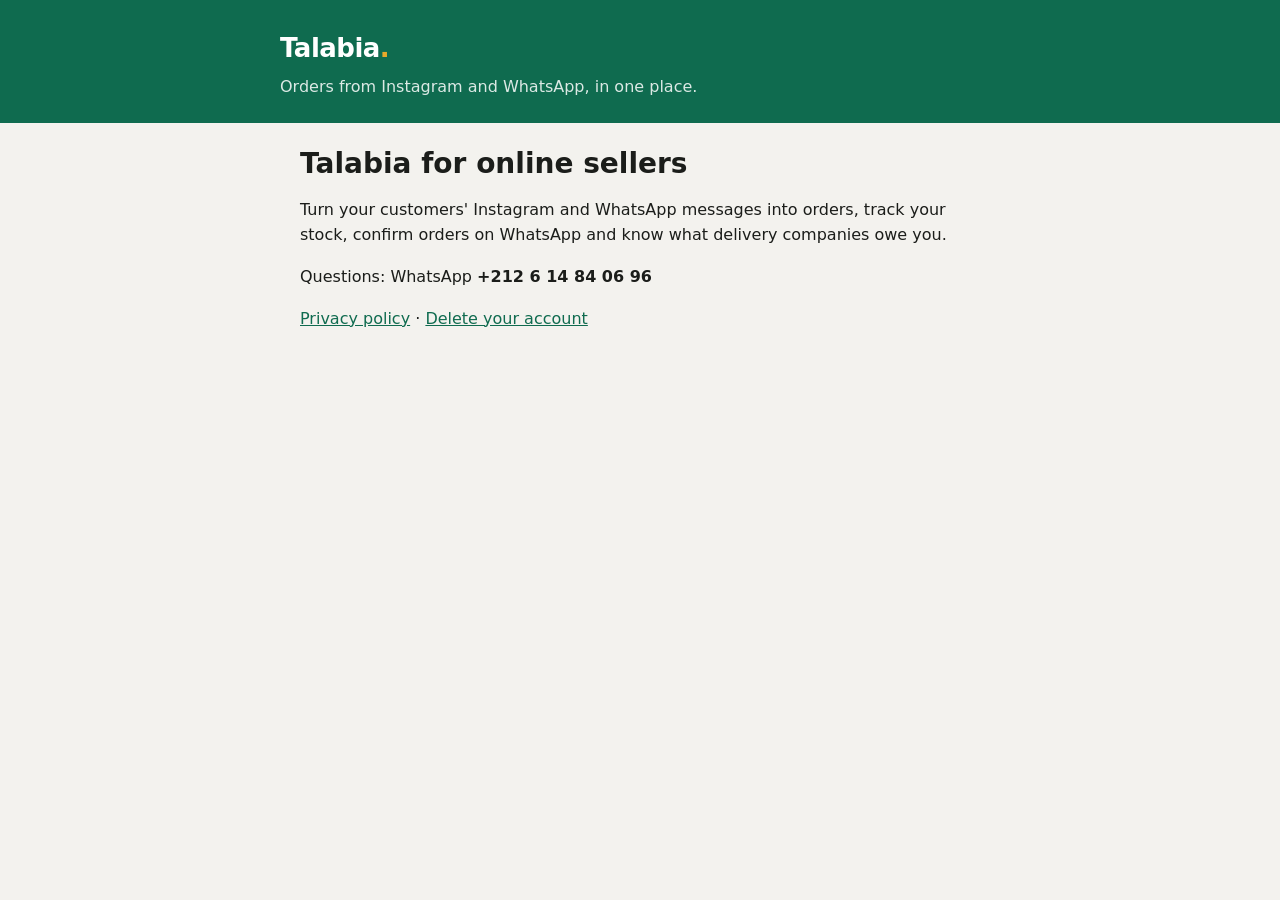
<file: docs/index.html>
<!doctype html>
<html lang="en">
<head>
<meta charset="utf-8">
<meta name="viewport" content="width=device-width,initial-scale=1">
<title>Talabia</title>
<link rel="stylesheet" href="style.css">
</head>
<body>
<header><div class="in"><b>Talabia<i>.</i></b><p>Orders from Instagram and WhatsApp, in one place.</p></div></header>
<main>
<h1>Talabia for online sellers</h1>
<p>Turn your customers' Instagram and WhatsApp messages into orders, track your stock, confirm orders on WhatsApp and know what delivery companies owe you.</p>
<p>Questions: WhatsApp <b>+212 6 14 84 06 96</b></p>
<p><a href="privacy.html">Privacy policy</a> · <a href="delete-account.html">Delete your account</a></p>
</main>
</body>
</html>
</file>
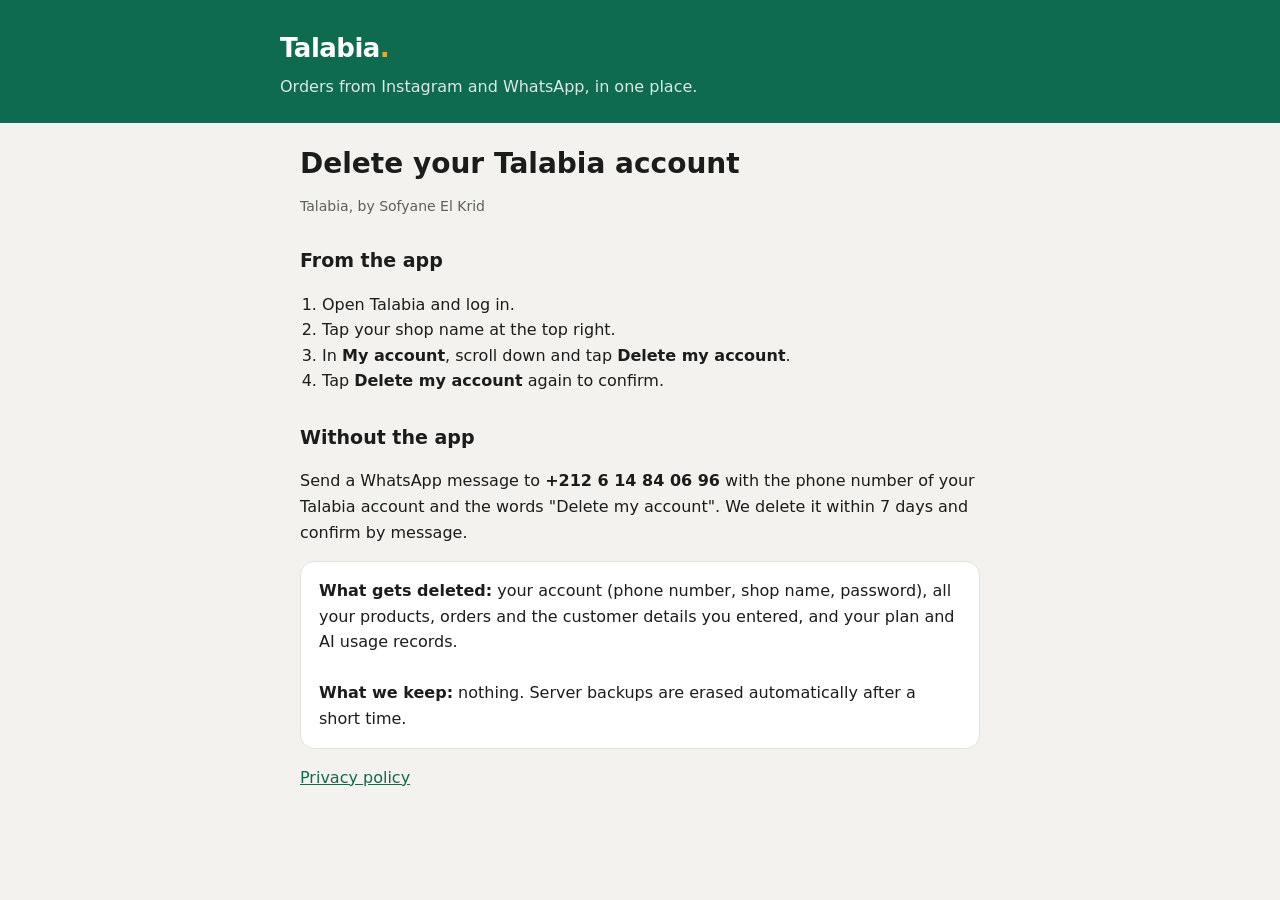
<file: delete-account.html>
<!doctype html>
<html lang="en">
<head>
<meta charset="utf-8">
<meta name="viewport" content="width=device-width,initial-scale=1">
<title>Delete Talabia Account</title>
<link rel="stylesheet" href="style.css">
</head>
<body>
<header><div class="in"><b>Talabia<i>.</i></b><p>Orders from Instagram and WhatsApp, in one place.</p></div></header>
<main>
<h1>Delete your Talabia account</h1>
<p class="muted">Talabia, by Sofyane El Krid</p>

<h2>From the app</h2>
<ol>
<li>Open Talabia and log in.</li>
<li>Tap your shop name at the top right.</li>
<li>In <b>My account</b>, scroll down and tap <b>Delete my account</b>.</li>
<li>Tap <b>Delete my account</b> again to confirm.</li>
</ol>

<h2>Without the app</h2>
<p>Send a WhatsApp message to <b>+212 6 14 84 06 96</b> with the phone number of your Talabia account and the words "Delete my account". We delete it within 7 days and confirm by message.</p>

<div class="box">
<b>What gets deleted:</b> your account (phone number, shop name, password), all your products, orders and the customer details you entered, and your plan and AI usage records.<br><br>
<b>What we keep:</b> nothing. Server backups are erased automatically after a short time.
</div>

<p><a href="privacy.html">Privacy policy</a></p>
</main>
</body>
</html>
</file>
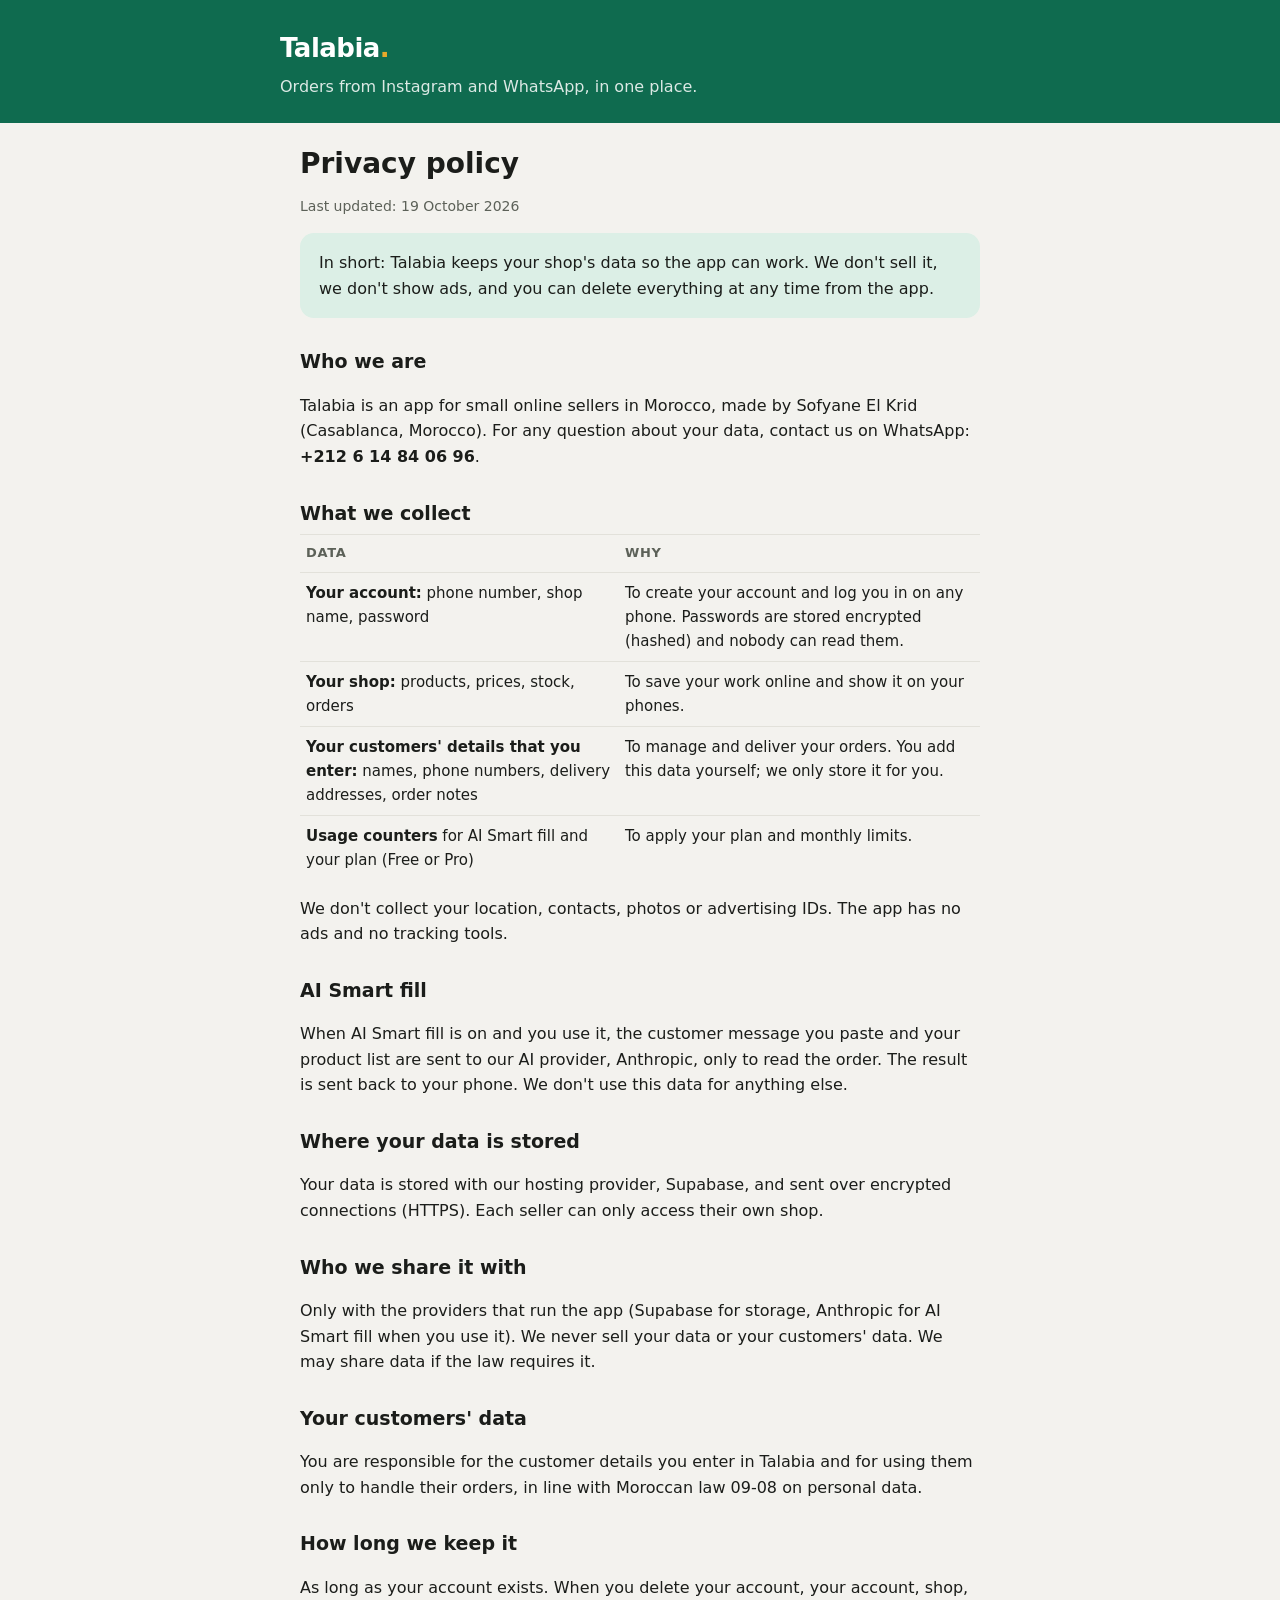
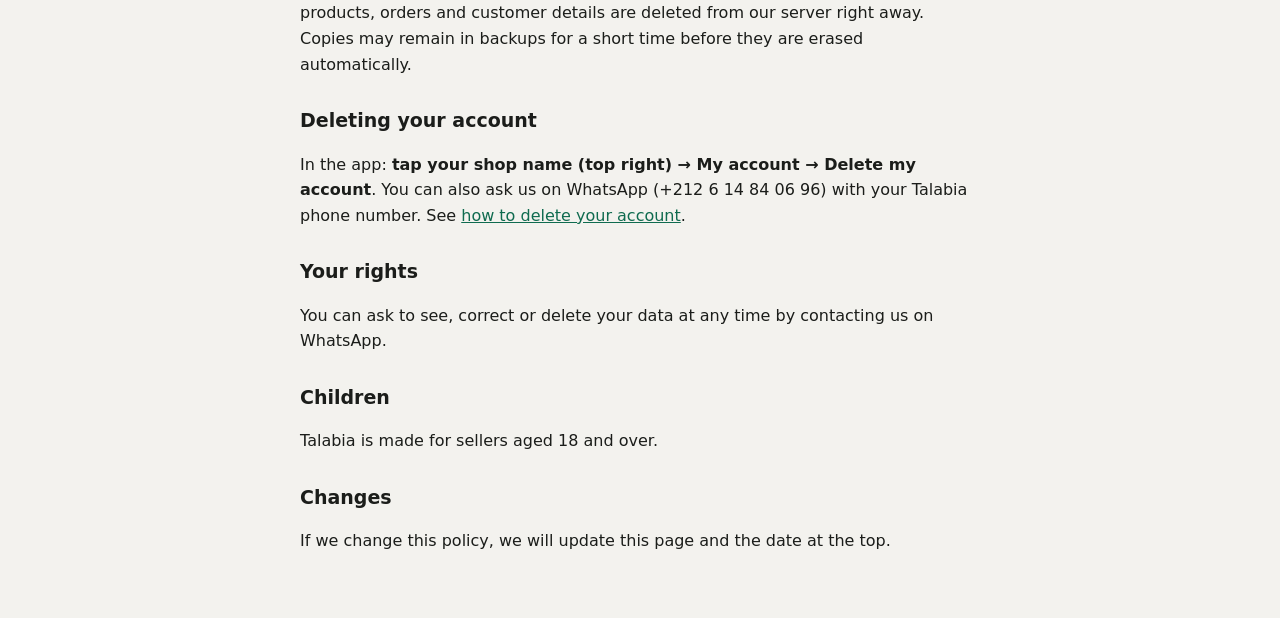
<file: privacy.html>
<!doctype html>
<html lang="en">
<head>
<meta charset="utf-8">
<meta name="viewport" content="width=device-width,initial-scale=1">
<title>Talabia Privacy Policy</title>
<link rel="stylesheet" href="style.css">
</head>
<body>
<header><div class="in"><b>Talabia<i>.</i></b><p>Orders from Instagram and WhatsApp, in one place.</p></div></header>
<main>
<h1>Privacy policy</h1>
<p class="muted">Last updated: 19 October 2026</p>

<div class="box green">In short: Talabia keeps your shop's data so the app can work. We don't sell it, we don't show ads, and you can delete everything at any time from the app.</div>

<h2>Who we are</h2>
<p>Talabia is an app for small online sellers in Morocco, made by Sofyane El Krid (Casablanca, Morocco). For any question about your data, contact us on WhatsApp: <b>+212 6 14 84 06 96</b>.</p>

<h2>What we collect</h2>
<div class="wrap"><table>
<tr><th>Data</th><th>Why</th></tr>
<tr><td><b>Your account:</b> phone number, shop name, password</td><td>To create your account and log you in on any phone. Passwords are stored encrypted (hashed) and nobody can read them.</td></tr>
<tr><td><b>Your shop:</b> products, prices, stock, orders</td><td>To save your work online and show it on your phones.</td></tr>
<tr><td><b>Your customers' details that you enter:</b> names, phone numbers, delivery addresses, order notes</td><td>To manage and deliver your orders. You add this data yourself; we only store it for you.</td></tr>
<tr><td><b>Usage counters</b> for AI Smart fill and your plan (Free or Pro)</td><td>To apply your plan and monthly limits.</td></tr>
</table></div>
<p>We don't collect your location, contacts, photos or advertising IDs. The app has no ads and no tracking tools.</p>

<h2>AI Smart fill</h2>
<p>When AI Smart fill is on and you use it, the customer message you paste and your product list are sent to our AI provider, Anthropic, only to read the order. The result is sent back to your phone. We don't use this data for anything else.</p>

<h2>Where your data is stored</h2>
<p>Your data is stored with our hosting provider, Supabase, and sent over encrypted connections (HTTPS). Each seller can only access their own shop.</p>

<h2>Who we share it with</h2>
<p>Only with the providers that run the app (Supabase for storage, Anthropic for AI Smart fill when you use it). We never sell your data or your customers' data. We may share data if the law requires it.</p>

<h2>Your customers' data</h2>
<p>You are responsible for the customer details you enter in Talabia and for using them only to handle their orders, in line with Moroccan law 09-08 on personal data.</p>

<h2>How long we keep it</h2>
<p>As long as your account exists. When you delete your account, your account, shop, products, orders and customer details are deleted from our server right away. Copies may remain in backups for a short time before they are erased automatically.</p>

<h2 id="delete">Deleting your account</h2>
<p>In the app: <b>tap your shop name (top right) → My account → Delete my account</b>. You can also ask us on WhatsApp (+212 6 14 84 06 96) with your Talabia phone number. See <a href="delete-account.html">how to delete your account</a>.</p>

<h2>Your rights</h2>
<p>You can ask to see, correct or delete your data at any time by contacting us on WhatsApp.</p>

<h2>Children</h2>
<p>Talabia is made for sellers aged 18 and over.</p>

<h2>Changes</h2>
<p>If we change this policy, we will update this page and the date at the top.</p>
</main>
</body>
</html>
</file>
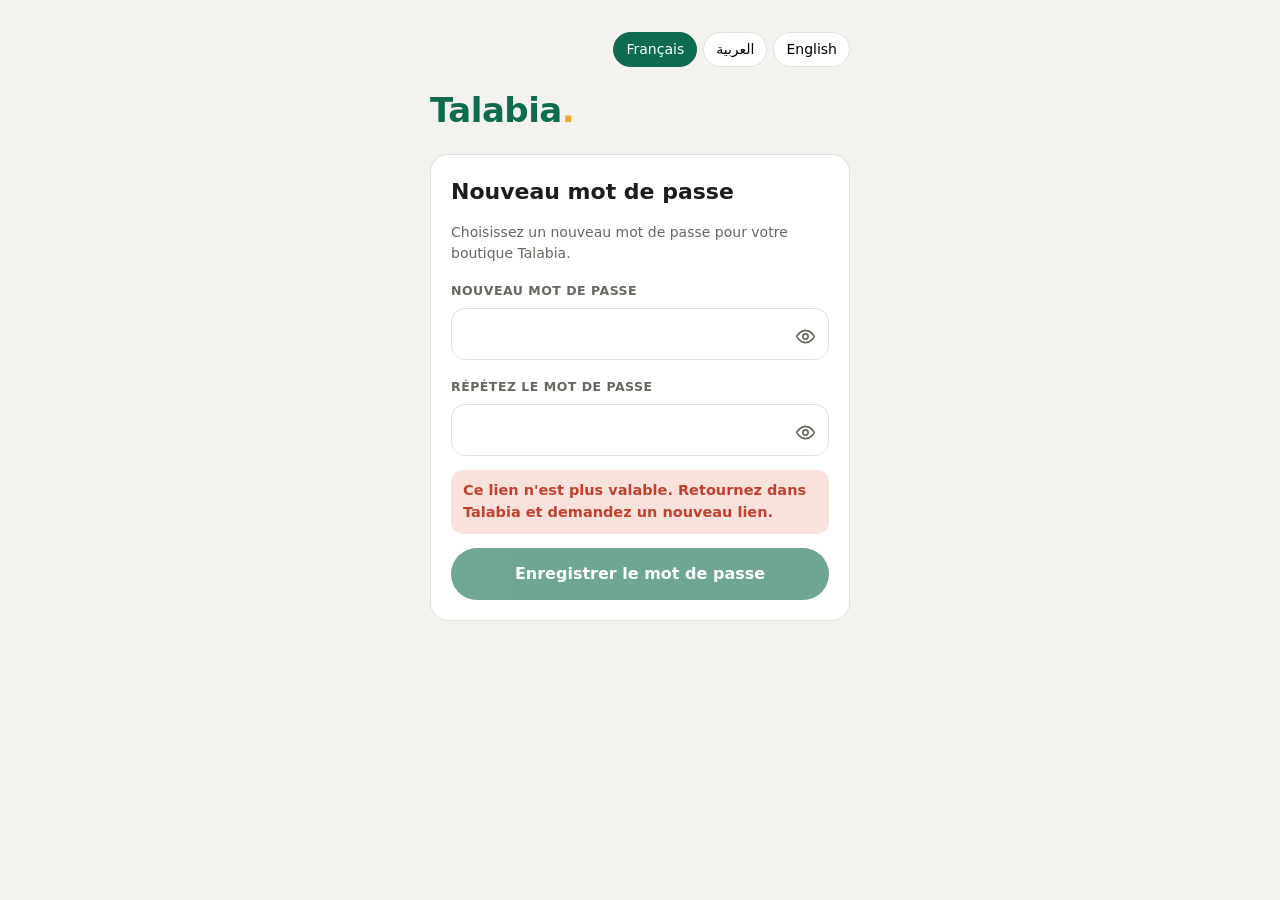
<file: reset.html>
<!doctype html>
<html lang="fr">
<head>
<meta charset="utf-8">
<meta name="viewport" content="width=device-width,initial-scale=1">
<meta name="robots" content="noindex">
<title>Talabia – Nouveau mot de passe</title>
<style>
:root{--g:#0f6b4f;--gs:#dcefe6;--ink:#1b1d1a;--mut:#64685f;--line:#e2e1da;--red:#c2412d;--reds:#f9e1dc;--bg:#f3f2ee}
*{box-sizing:border-box}
body{margin:0;background:var(--bg);color:var(--ink);font:16px/1.5 system-ui,-apple-system,"Segoe UI",Roboto,sans-serif;min-height:100vh;display:flex;justify-content:center;padding:32px 16px}
main{width:100%;max-width:420px;display:flex;flex-direction:column;gap:18px}
.logo{font-weight:800;font-size:34px;color:var(--g);letter-spacing:-.5px}.logo i{color:#e9a828;font-style:normal}
.langs{display:flex;gap:6px;justify-content:flex-end}
.langs button{border:1px solid var(--line);background:#fff;border-radius:999px;padding:6px 12px;font:inherit;font-size:14px;cursor:pointer}
.langs button[aria-pressed=true]{background:var(--g);border-color:var(--g);color:#fff}
.card{background:#fff;border:1px solid var(--line);border-radius:18px;padding:20px;display:flex;flex-direction:column;gap:14px}
h1{margin:0;font-size:22px}
label{font-size:12.5px;font-weight:700;letter-spacing:.04em;text-transform:uppercase;color:var(--mut)}
input{width:100%;font:inherit;padding:13px 14px;border:1px solid var(--line);border-radius:14px;margin-top:6px}
input:focus{outline:2px solid var(--g);outline-offset:0;border-color:var(--g)}
button.main,a.main{display:block;text-align:center;width:100%;border:0;border-radius:999px;padding:14px;background:var(--g);color:#fff;font:inherit;font-weight:700;cursor:pointer;text-decoration:none}
button.main:disabled{opacity:.6}
.msg{padding:10px 12px;border-radius:12px;font-weight:600;font-size:14.5px}
.err{background:var(--reds);color:var(--red)}.ok{background:var(--gs);color:var(--g)}
.hint{color:var(--mut);font-size:14px;margin:0}
.pw{position:relative}.pw input{padding-inline-end:48px}.eye{position:absolute;inset-inline-end:4px;bottom:4px;width:40px;height:40px;border:0;background:none;color:var(--mut);cursor:pointer;display:grid;place-items:center}.eye svg{width:21px;height:21px}
[hidden]{display:none!important}
</style>
</head>
<body>
<main>
 <div class="langs"><button data-l="fr">Français</button><button data-l="ar">العربية</button><button data-l="en">English</button></div>
 <div class="logo">Talabia<i>.</i></div>
 <div class="card" id="form">
  <h1 data-t="title"></h1>
  <p class="hint" data-t="intro"></p>
  <div class="pw"><label for="p1" data-t="p1"></label><input id="p1" type="password" autocomplete="new-password"></div>
  <div class="pw"><label for="p2" data-t="p2"></label><input id="p2" type="password" autocomplete="new-password"></div>
  <div class="msg err" id="err" hidden></div>
  <button class="main" id="go" data-t="save"></button>
 </div>
 <div class="card" id="done" hidden>
  <div class="msg ok" data-t="done"></div>
  <a class="main" href="https://sofyanedeev.github.io/TALABIA/app/" data-t="open"></a>
 </div>
</main>
<script>
const URL_="https://ggttwxcwlxjedlphgqvm.supabase.co",ANON="sb_publishable_4h5LHbtPTf8wn3dC1FDcug_tWkvxA3M";
const T={
 fr:{title:"Nouveau mot de passe",intro:"Choisissez un nouveau mot de passe pour votre boutique Talabia.",p1:"Nouveau mot de passe",p2:"Répétez le mot de passe",save:"Enregistrer le mot de passe",saving:"Enregistrement…",short:"Utilisez au moins 6 caractères.",diff:"Les deux mots de passe ne sont pas identiques.",bad:"Ce lien n'est plus valable. Retournez dans Talabia et demandez un nouveau lien.",net:"Pas de connexion internet. Vérifiez-la et réessayez.",fail:"Une erreur est survenue. Réessayez dans un instant.",done:"Votre mot de passe a été changé. Ouvrez Talabia et connectez-vous avec votre nouveau mot de passe.",open:"Ouvrir Talabia"},
 ar:{title:"كلمة مرور جديدة",intro:"اختر كلمة مرور جديدة لمتجرك في Talabia.",p1:"كلمة المرور الجديدة",p2:"أعد كتابة كلمة المرور",save:"حفظ كلمة المرور",saving:"جارٍ الحفظ…",short:"استعمل 6 أحرف على الأقل.",diff:"كلمتا المرور غير متطابقتين.",bad:"هذا الرابط لم يعد صالحاً. ارجع إلى Talabia واطلب رابطاً جديداً.",net:"لا يوجد اتصال بالإنترنت. تحقق منه وحاول مرة أخرى.",fail:"حدث خطأ. حاول بعد قليل.",done:"تم تغيير كلمة المرور. افتح Talabia وسجّل الدخول بكلمة المرور الجديدة.",open:"افتح Talabia"},
 en:{title:"New password",intro:"Choose a new password for your Talabia shop.",p1:"New password",p2:"Repeat the password",save:"Save password",saving:"Saving…",short:"Use at least 6 characters.",diff:"The two passwords don't match.",bad:"This link doesn't work anymore. Go back to Talabia and ask for a new link.",net:"No internet connection. Check it and try again.",fail:"Something went wrong. Try again in a moment.",done:"Your password has been changed. Open Talabia and log in with your new password.",open:"Open Talabia"}
};
const q=new URLSearchParams(location.search),tok=q.get("t")||"";
let L=["fr","ar","en"].includes(q.get("l"))?q.get("l"):"fr";
const $=id=>document.getElementById(id);
function paint(){document.documentElement.lang=L;document.documentElement.dir=L==="ar"?"rtl":"ltr";
 document.querySelectorAll("[data-t]").forEach(e=>e.textContent=T[L][e.dataset.t]);
 document.querySelectorAll("[data-l]").forEach(b=>b.setAttribute("aria-pressed",b.dataset.l===L))}
function err(k){const e=$("err");e.textContent=T[L][k];e.hidden=false}
document.querySelectorAll("[data-l]").forEach(b=>b.onclick=()=>{L=b.dataset.l;paint()});
const ON='<svg viewBox="0 0 24 24" fill="none" stroke="currentColor" stroke-width="1.9" stroke-linecap="round" stroke-linejoin="round"><path d="M2 12s3.5-7 10-7 10 7 10 7-3.5 7-10 7S2 12 2 12z"/><circle cx="12" cy="12" r="3"/></svg>',OFF='<svg viewBox="0 0 24 24" fill="none" stroke="currentColor" stroke-width="1.9" stroke-linecap="round" stroke-linejoin="round"><path d="M3 3l18 18"/><path d="M10.6 5.1A10.9 10.9 0 0 1 12 5c6.5 0 10 7 10 7a17.6 17.6 0 0 1-3.2 4.1M6.6 6.6C3.8 8.4 2 12 2 12s3.5 7 10 7c1.7 0 3.2-.4 4.5-1.1"/><path d="M9.9 9.9a3 3 0 0 0 4.2 4.2"/></svg>';
document.querySelectorAll(".pw").forEach(w=>{const i=w.querySelector("input"),b=document.createElement("button");b.type="button";b.className="eye";b.innerHTML=ON;b.setAttribute("aria-label","Show / hide");b.onclick=()=>{const s=i.type==="password";i.type=s?"text":"password";b.innerHTML=s?OFF:ON};w.appendChild(b)});
paint();
if(!tok){err("bad");$("go").disabled=true}
let busy=false;
$("go").onclick=async()=>{
 if(busy)return;$("err").hidden=true;
 const a=$("p1").value,b=$("p2").value;
 if(a.length<6)return err("short");if(a!==b)return err("diff");
 busy=true;const g=$("go");g.disabled=true;g.textContent=T[L].saving;
 try{
  const v=await fetch(URL_+"/auth/v1/verify",{method:"POST",headers:{apikey:ANON,"content-type":"application/json"},body:JSON.stringify({type:"recovery",token_hash:tok})});
  const s=await v.json().catch(()=>({}));
  if(!v.ok||!s.access_token){busy=false;g.disabled=false;g.textContent=T[L].save;return err("bad")}
  const u=await fetch(URL_+"/auth/v1/user",{method:"PUT",headers:{apikey:ANON,Authorization:"Bearer "+s.access_token,"content-type":"application/json"},body:JSON.stringify({password:a})});
  if(!u.ok){busy=false;g.disabled=false;g.textContent=T[L].save;return err("fail")}
  $("form").hidden=true;$("done").hidden=false;
 }catch(e){busy=false;g.disabled=false;g.textContent=T[L].save;err("net")}
};
</script>
</body>
</html>
</file>
<file: docs/style.css>
:root{--bg:#f3f2ee;--surface:#fff;--ink:#1b1d1a;--muted:#5c6158;--line:#e2e1da;--accent:#0f6b4f;--accent-soft:#dcefe6}
@media (prefers-color-scheme:dark){:root{--bg:#111311;--surface:#1b1e1b;--ink:#eef0ea;--muted:#a2a79b;--line:#2d312c;--accent:#4cc79b;--accent-soft:#163428;color-scheme:dark}}
*{box-sizing:border-box}
body{margin:0;background:var(--bg);color:var(--ink);font:16px/1.6 system-ui,-apple-system,"Segoe UI",Roboto,sans-serif}
header{background:#0f6b4f;color:#fff;padding:28px max(20px,env(safe-area-inset-left)) 24px}
header .in,main{max-width:720px;margin:0 auto}
header b{font-size:26px;letter-spacing:-.02em}header b i{font-style:normal;color:#e7a92b}
header p{margin:4px 0 0;opacity:.85}
main{padding:24px max(20px,env(safe-area-inset-left)) 48px}
h1{font-size:28px;line-height:1.2;margin:0 0 4px;text-wrap:balance}
h2{font-size:19px;margin:28px 0 6px}
.muted{color:var(--muted);font-size:14px}
.box{background:var(--surface);border:1px solid var(--line);border-radius:14px;padding:16px 18px;margin:16px 0}
.box.green{background:var(--accent-soft);border-color:transparent}
a{color:var(--accent)}
ul,ol{padding-left:22px}
table{border-collapse:collapse;width:100%;font-size:15px}
td,th{border-top:1px solid var(--line);padding:8px 6px;text-align:left;vertical-align:top}
th{color:var(--muted);font-weight:600;font-size:13px;text-transform:uppercase;letter-spacing:.05em}
.wrap{overflow-x:auto}
</file>
<file: style.css>
:root{--bg:#f3f2ee;--surface:#fff;--ink:#1b1d1a;--muted:#5c6158;--line:#e2e1da;--accent:#0f6b4f;--accent-soft:#dcefe6}
@media (prefers-color-scheme:dark){:root{--bg:#111311;--surface:#1b1e1b;--ink:#eef0ea;--muted:#a2a79b;--line:#2d312c;--accent:#4cc79b;--accent-soft:#163428;color-scheme:dark}}
*{box-sizing:border-box}
body{margin:0;background:var(--bg);color:var(--ink);font:16px/1.6 system-ui,-apple-system,"Segoe UI",Roboto,sans-serif}
header{background:#0f6b4f;color:#fff;padding:28px max(20px,env(safe-area-inset-left)) 24px}
header .in,main{max-width:720px;margin:0 auto}
header b{font-size:26px;letter-spacing:-.02em}header b i{font-style:normal;color:#e7a92b}
header p{margin:4px 0 0;opacity:.85}
main{padding:24px max(20px,env(safe-area-inset-left)) 48px}
h1{font-size:28px;line-height:1.2;margin:0 0 4px;text-wrap:balance}
h2{font-size:19px;margin:28px 0 6px}
.muted{color:var(--muted);font-size:14px}
.box{background:var(--surface);border:1px solid var(--line);border-radius:14px;padding:16px 18px;margin:16px 0}
.box.green{background:var(--accent-soft);border-color:transparent}
a{color:var(--accent)}
ul,ol{padding-left:22px}
table{border-collapse:collapse;width:100%;font-size:15px}
td,th{border-top:1px solid var(--line);padding:8px 6px;text-align:left;vertical-align:top}
th{color:var(--muted);font-weight:600;font-size:13px;text-transform:uppercase;letter-spacing:.05em}
.wrap{overflow-x:auto}
</file>
